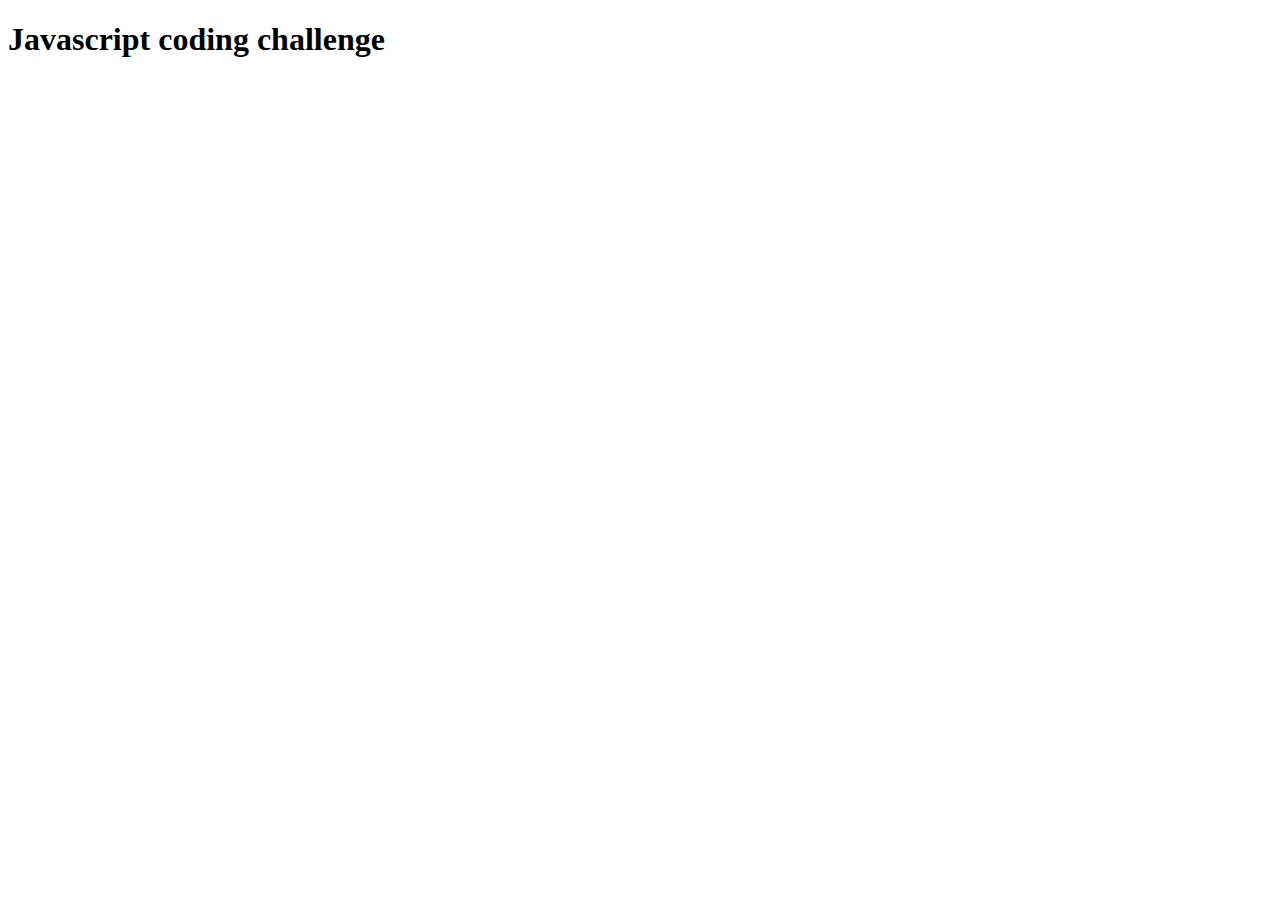
<file: index.html>
<!DOCTYPE html>
<html lang="en">
<head>
    <meta charset="UTF-8">
    <meta http-equiv="X-UA-Compatible" content="IE=edge">
    <meta name="viewport" content="width=device-width, initial-scale=1.0">
    <title>Document</title>
</head>
<body>
    <h1>Javascript coding challenge</h1>

    <script src="script.js"></script>
</body>
</html>
</file>
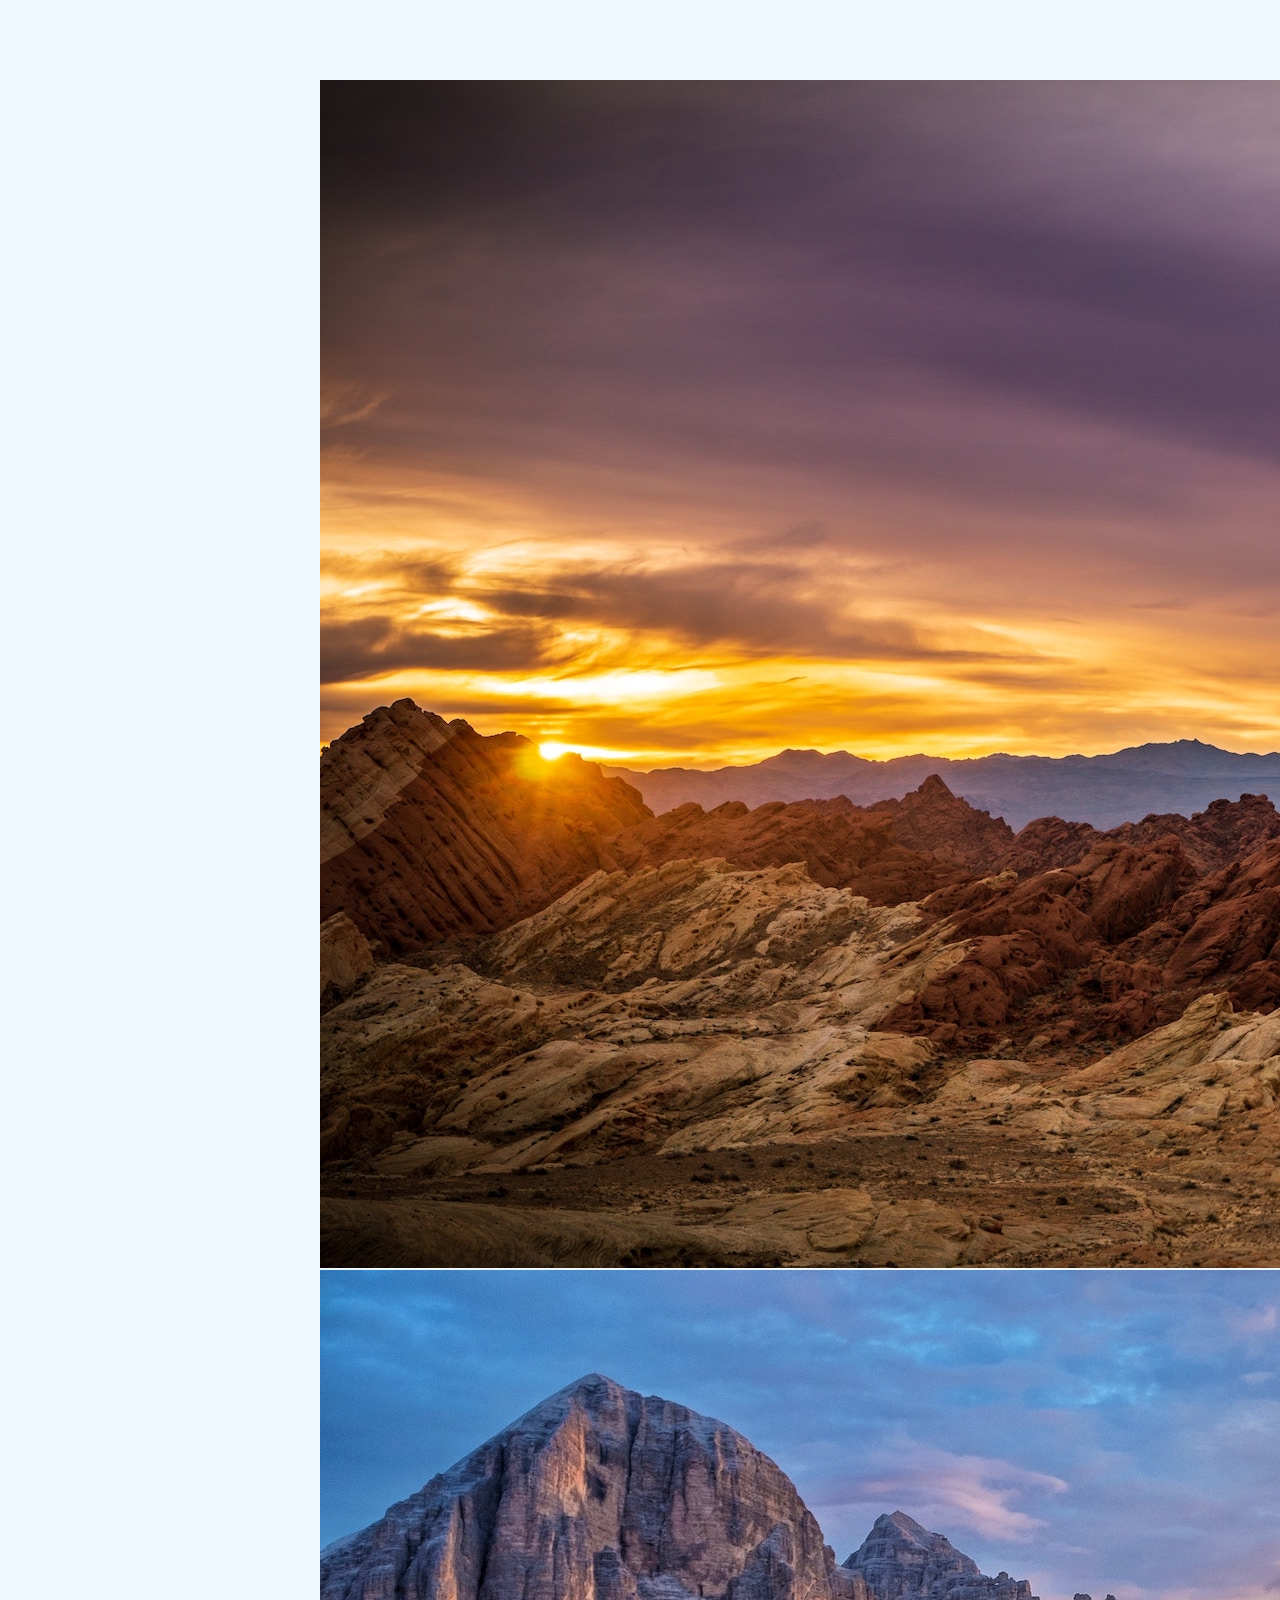
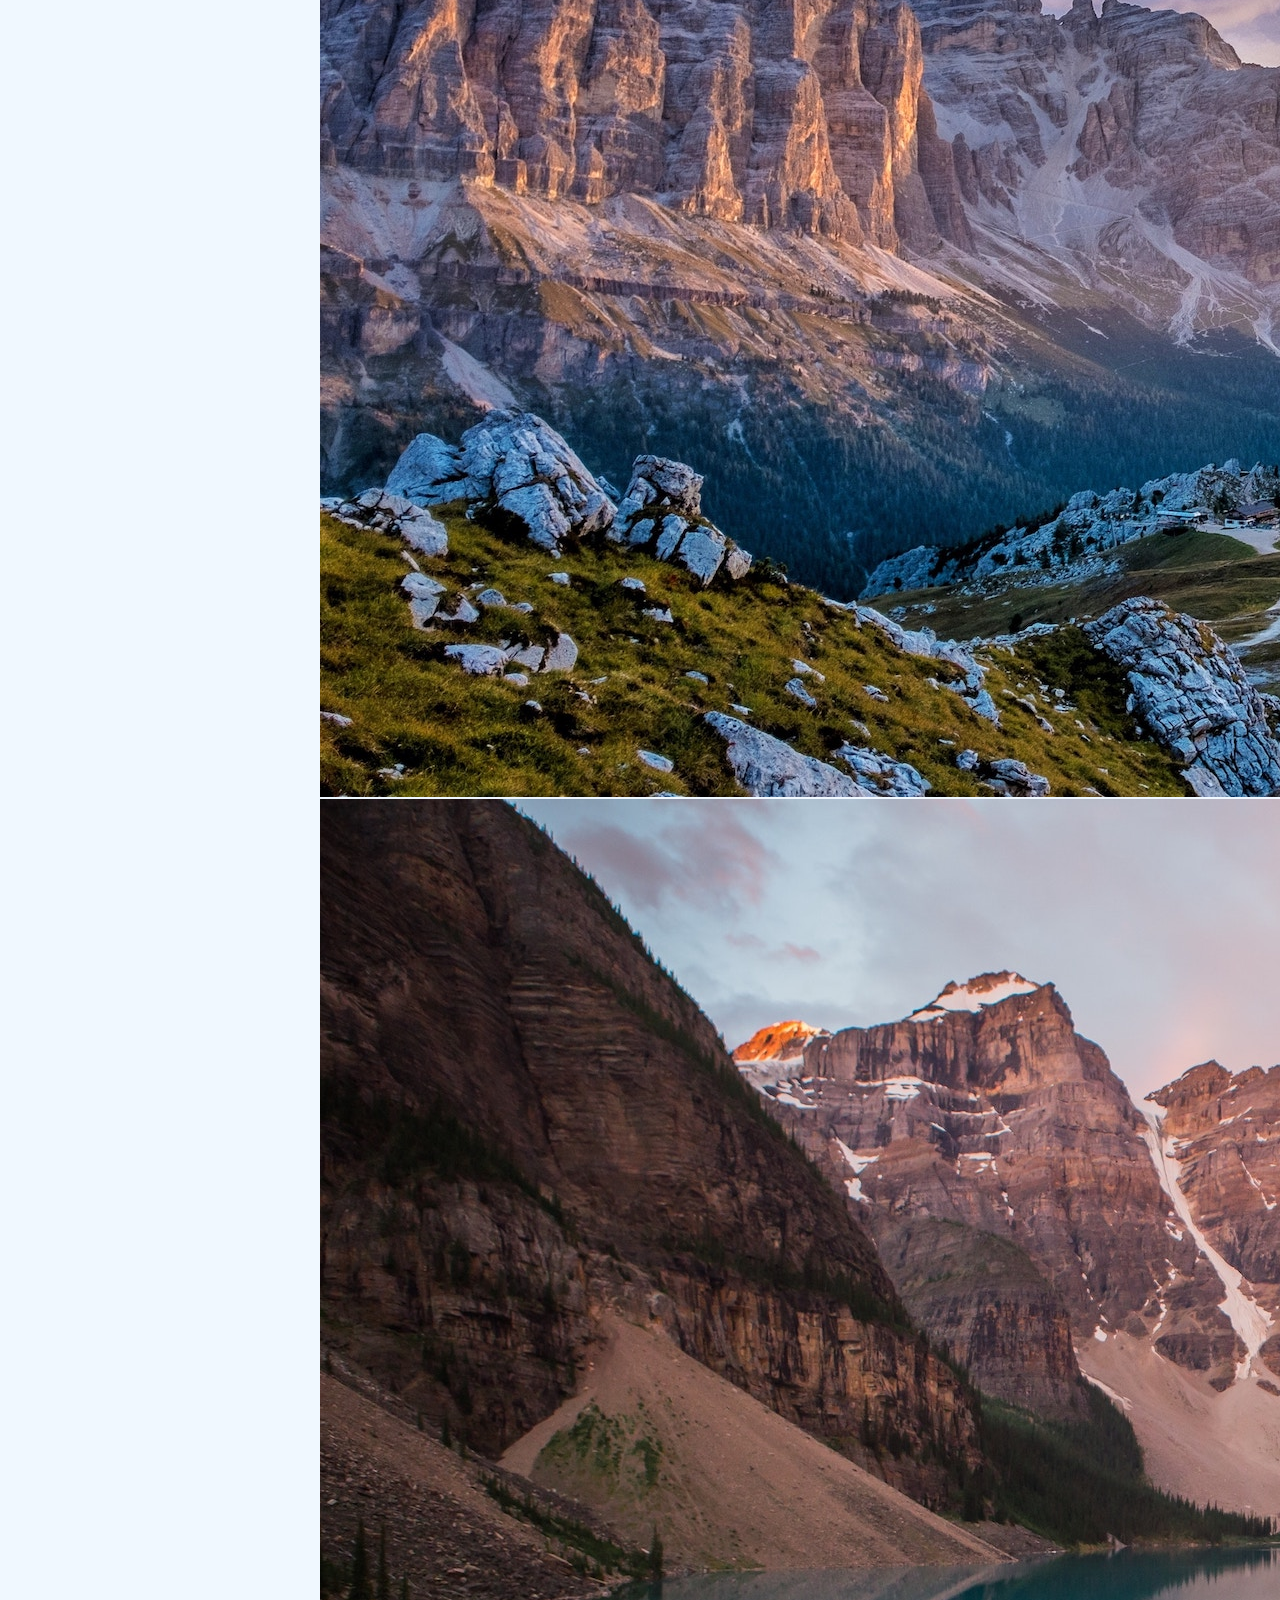
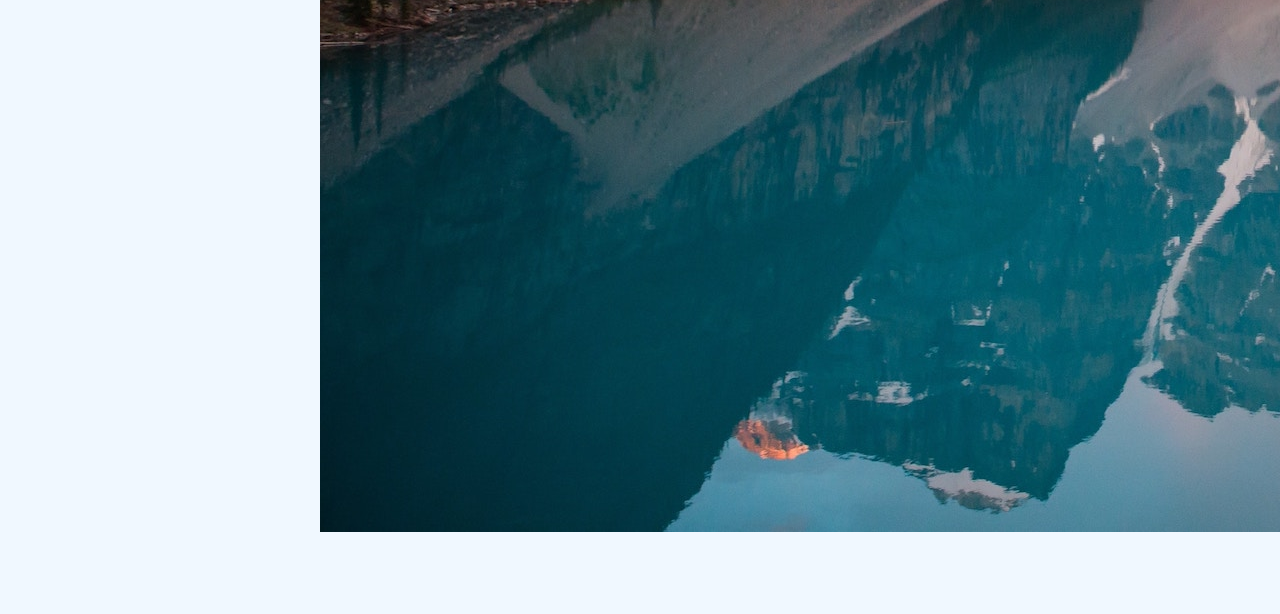
<file: asynchronous/index.html>
<!DOCTYPE html>
<html lang="en">
<head>
    <meta charset="UTF-8">
    <meta http-equiv="X-UA-Compatible" content="IE=edge">
    <meta name="viewport" content="width=device-width, initial-scale=1.0">
    <link rel="stylesheet" href="style.css">
    <title>Document</title>
</head>
<body>
    <!-- <div class="card">
        <div class="card__image-con">   
            <img src="img-3.jpg" alt="" class="card__image">
        </div>
        <div class="card__detail-con">
            <h2 class="card__country">Germany</h2>
            <span class="card__continent">europe</span>
            <div class="card__detail">
                <span>🧑🏻‍🤝‍🧑🏿</span>
                <span>8 people</span>
            </div>
            <div class="card__detail">
                <span>🗣️</span>
                <span>German</span>
            </div>
            <div class="card__detail">
                <span>💰</span>
                <span>Euro</span>
            </div>
        </div>
        
    </div> -->

    <!-- <div class="card neighbor">
        <div class="card__image-con">   
            <img src="img-3.jpg" alt="" class="card__image">
        </div>
        <div class="card__detail-con">
            <h2 class="card__country">Germany</h2>
            <span class="card__continent">europe</span>
            <div class="card__detail">
                <span>🧑🏻‍🤝‍🧑🏿</span>
                <span>8 people</span>
            </div>
            <div class="card__detail">
                <span>🗣️</span>
                <span>German</span>
            </div>
            <div class="card__detail">
                <span>💰</span>
                <span>Euro</span>
            </div>
        </div>
        
    </div> -->
    
    <div class="image-con">

    </div>
    <script src="script.js"></script>
</body>
</html>
</file>
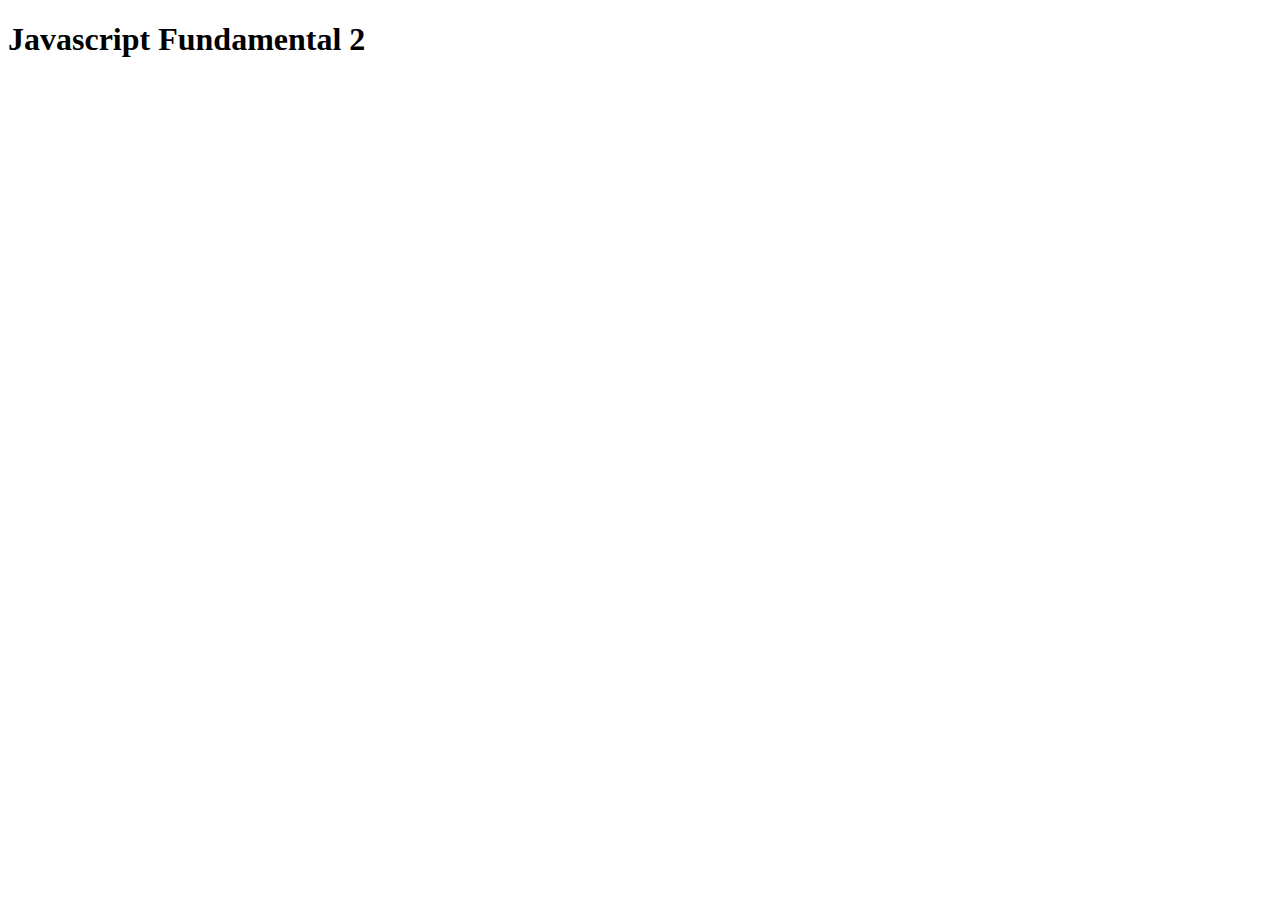
<file: fundamental2/index.html>
<!DOCTYPE html>
<html lang="en">
<head>
    <meta charset="UTF-8">
    <meta http-equiv="X-UA-Compatible" content="IE=edge">
    <meta name="viewport" content="width=device-width, initial-scale=1.0">
    <title>Document</title>
</head>
<body>
    <h1>Javascript Fundamental 2</h1>
    <script src="script.js"></script>
</body>
</html>
</file>
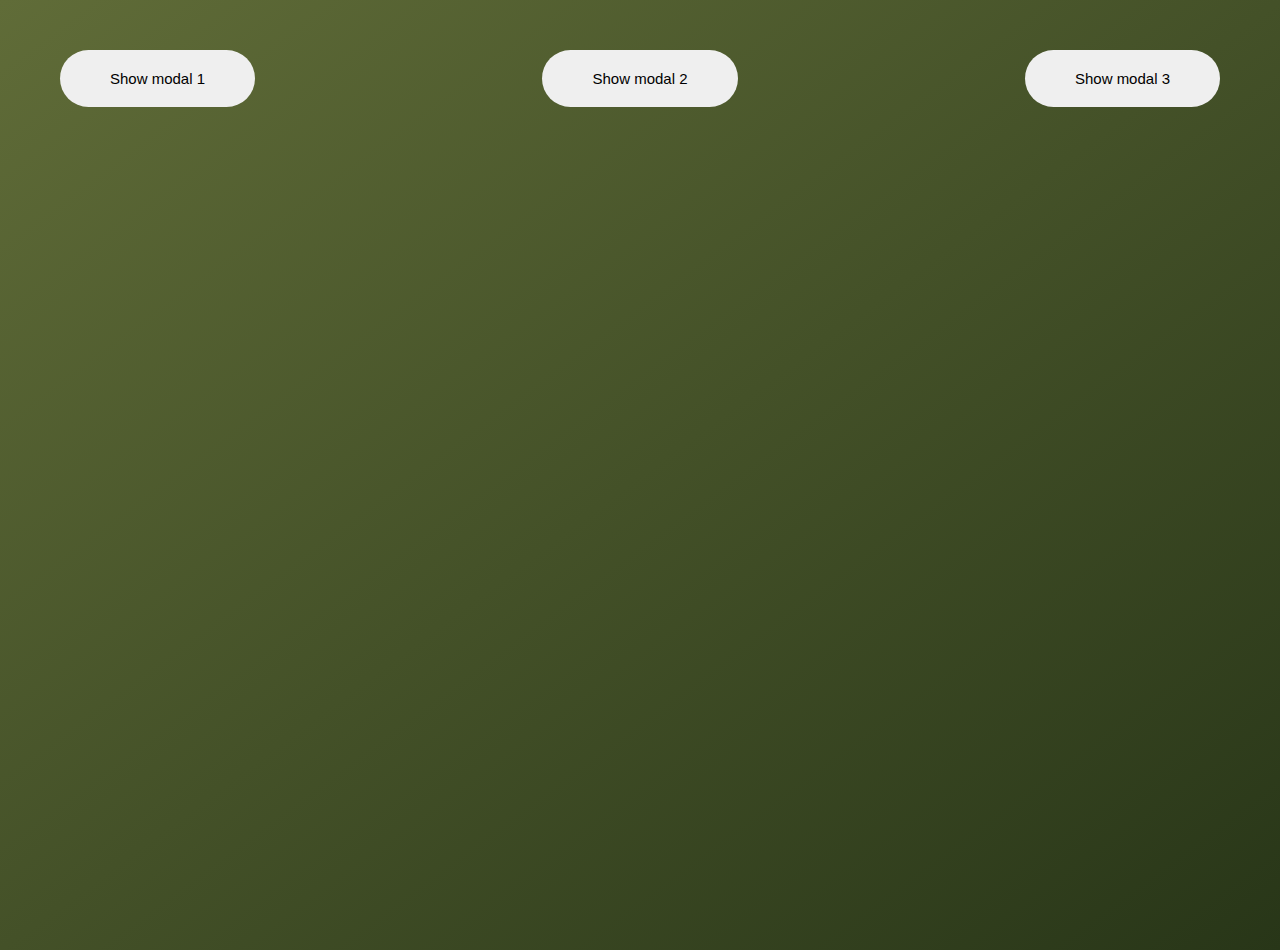
<file: modalproject/index.html>
<!DOCTYPE html>
<html lang="en">
  <head>
    <meta charset="UTF-8" />
    <meta name="viewport" content="width=device-width, initial-scale=1.0" />
    <meta http-equiv="X-UA-Compatible" content="ie=edge" />
    <link rel="stylesheet" href="style.css" />
    <title>Modal window</title>
  </head>
  <body>
    <div class="modal-buttons">
        <button class="show-modal">Show modal 1</button>
        <button class="show-modal">Show modal 2</button>
        <button class="show-modal">Show modal 3</button>
    </div>
    <div class="modal hidden">
      <button class="close-modal">&times;</button>
      <h1>I'm a modal window 😍</h1>
      <p>
        Lorem ipsum dolor sit amet, consectetur adipisicing elit, sed do eiusmod
        tempor incididunt ut labore et dolore magna aliqua. Ut enim ad minim
        veniam, quis nostrud exercitation ullamco laboris nisi ut aliquip ex ea
        commodo consequat. Duis aute irure dolor in reprehenderit in voluptate
        velit esse cillum dolore eu fugiat nulla pariatur. Excepteur sint
        occaecat cupidatat non proident, sunt in culpa qui officia deserunt
        mollit anim id est laborum.
      </p>
    </div>
    <div class="overlay hidden"></div>

    <script src="script.js"></script>
  </body>
</html>
</file>
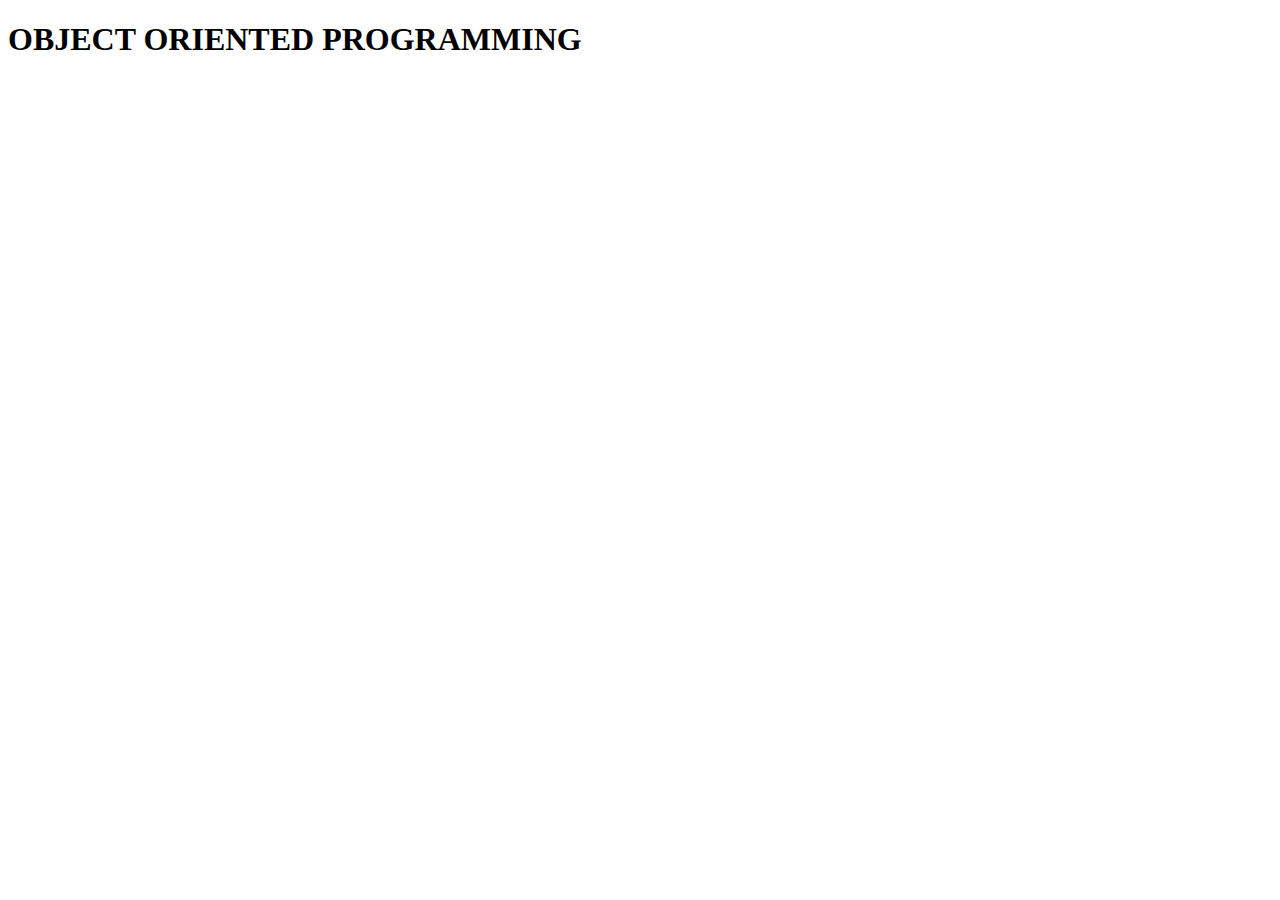
<file: oop/index.html>
<!DOCTYPE html>
<html lang="en">
<head>
    <meta charset="UTF-8">
    <meta http-equiv="X-UA-Compatible" content="IE=edge">
    <meta name="viewport" content="width=device-width, initial-scale=1.0">
    <title>Document</title>
</head>
<body>
    <h1>OBJECT ORIENTED PROGRAMMING</h1>
    <script src="script.js"></script>
</body>
</html>
</file>
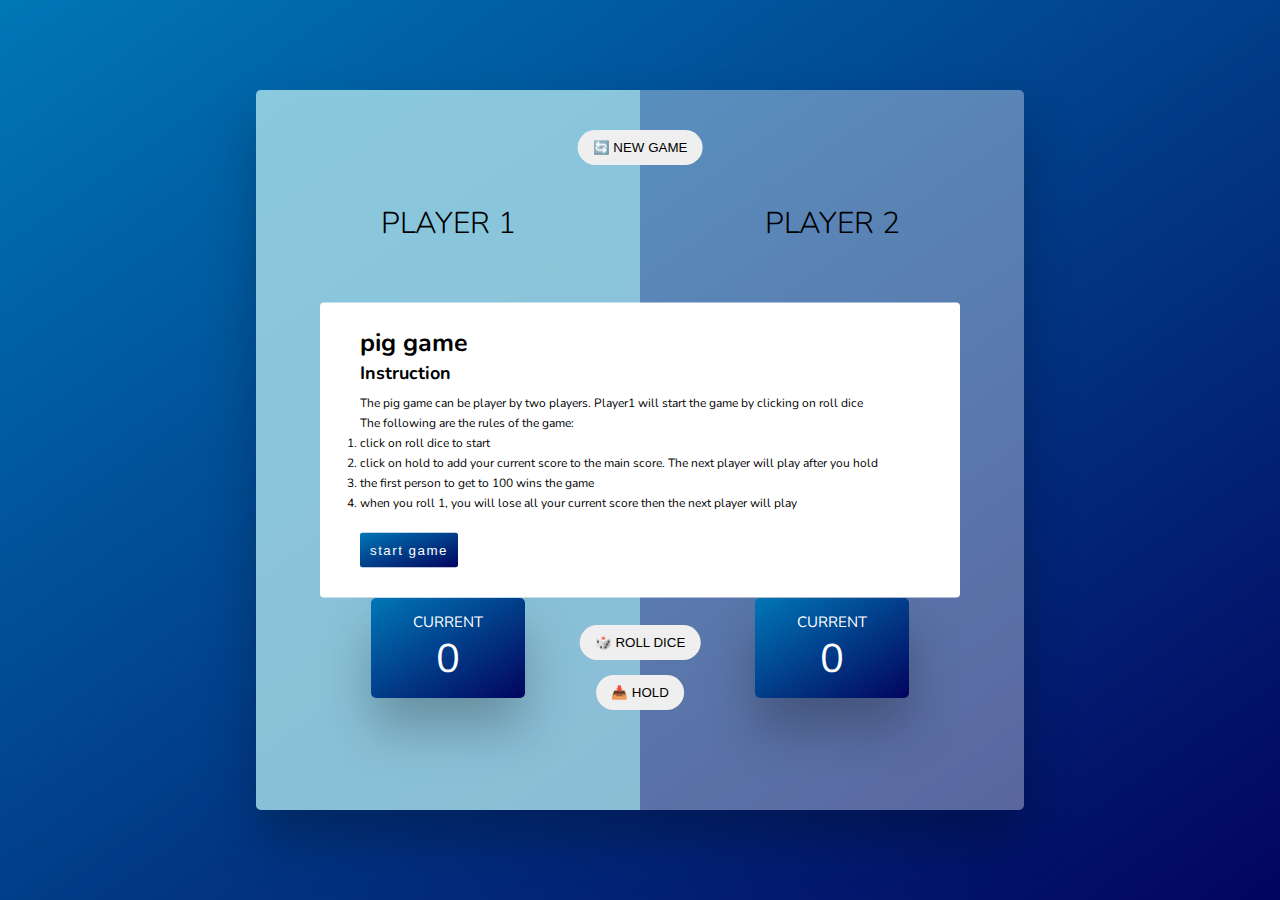
<file: piggame/index.html>
<!DOCTYPE html>
<html lang="en">
  <head>
    <meta charset="UTF-8" />
    <meta name="viewport" content="width=device-width, initial-scale=1.0" />
    <meta http-equiv="X-UA-Compatible" content="ie=edge" />
    <link rel="stylesheet" href="style.css" />
    <title>Pig Game</title>
  </head>
  <body>
    <p class="winner--text"></p>
    <main>
        <div class="player--contain">
            <section class="player player--0 player--active">
                <h2 class="name" id="name--0">Player 1</h2>
                <p class="score" id="score--0">43</p>
                <div class="current">
                  <p class="current-label">Current</p>
                  <p class="current-score" id="current--0">0</p>
                </div>
              </section>
              <section class="player player--1">
                <h2 class="name" id="name--1">Player 2</h2>
                <p class="score" id="score--1">24</p>
                <div class="current">
                  <p class="current-label">Current</p>
                  <p class="current-score" id="current--1">0</p>
                </div>
              </section>
        </div>
      <img src="dice-5.png" alt="Playing dice" class="dice hidden" />
      <button class="btn btn--new">🔄 New game</button>
      <button class="btn btn--roll">🎲 Roll dice</button>
      <button class="btn btn--hold">📥 Hold</button>
    </main>
    <article class="instruction">
        <h2>pig game</h2>
        <h3>Instruction</h3>
        <p>The pig game can be player by two players. Player1 will start the game by clicking on <span>roll dice</span></p>
        <p>The following are the rules of the game:</p>
        <ol>
          <li>click on roll dice to start</li>
          <li>click on hold to add your current score to the main score. The next player will play after you hold</li>
          <li>the first person to get to 100 wins the game</li>
          <li>when you roll 1, you will lose all your current score then the next player will play</li>
        </ol>
        <button class="continue">start game</button>
    </article>
    <script src="script.js"></script>
  </body>
</html>
</file>
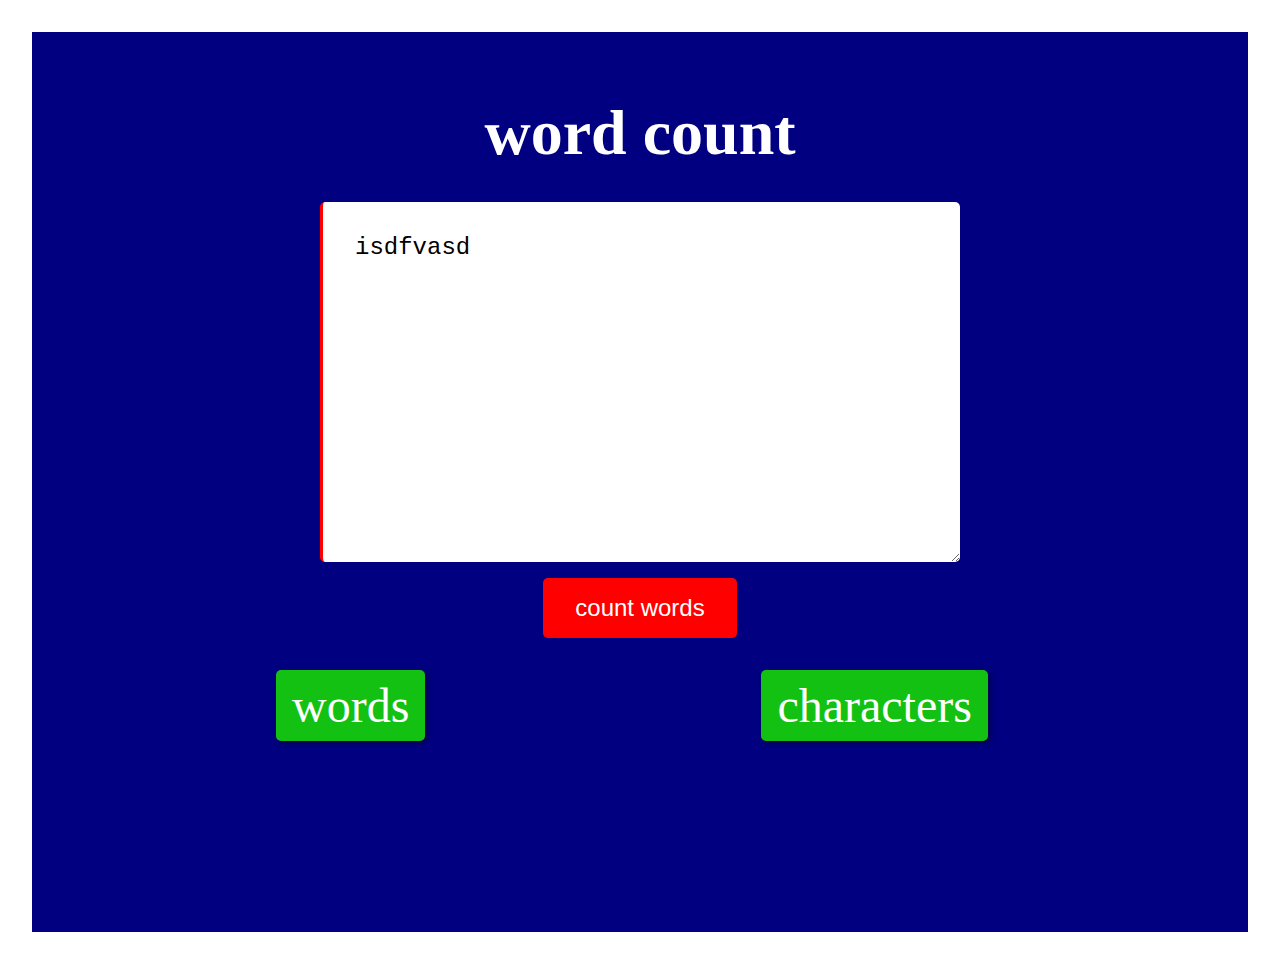
<file: practice/index.html>
<!DOCTYPE html>
<html lang="en">
<head>
    <meta charset="UTF-8">
    <meta http-equiv="X-UA-Compatible" content="IE=edge">
    <meta name="viewport" content="width=device-width, initial-scale=1.0">
    <link rel="stylesheet" href="style.css">
    <script defer src="script.js"></script>
    <title>Document</title>
</head>
<body>
    
    <main>
        <h2>word count</h2>
        <form action="">
            <textarea id="text" cols="30" rows="10" placeholder="paste your text">isdfvasd</textarea>
            <button id="submit">count words</button>
        </form>
        <div class="result">
            <div class="result-con">
                <span class="result-label">words</span>
                <span class="word-result"></span>
            </div>
            <div class="result-con">
                <span class="result-label">characters</span>
                <span class="characters-result"></span>
            </div>
            
        </div>
    </main>
    
    
</body>
</html>
</file>
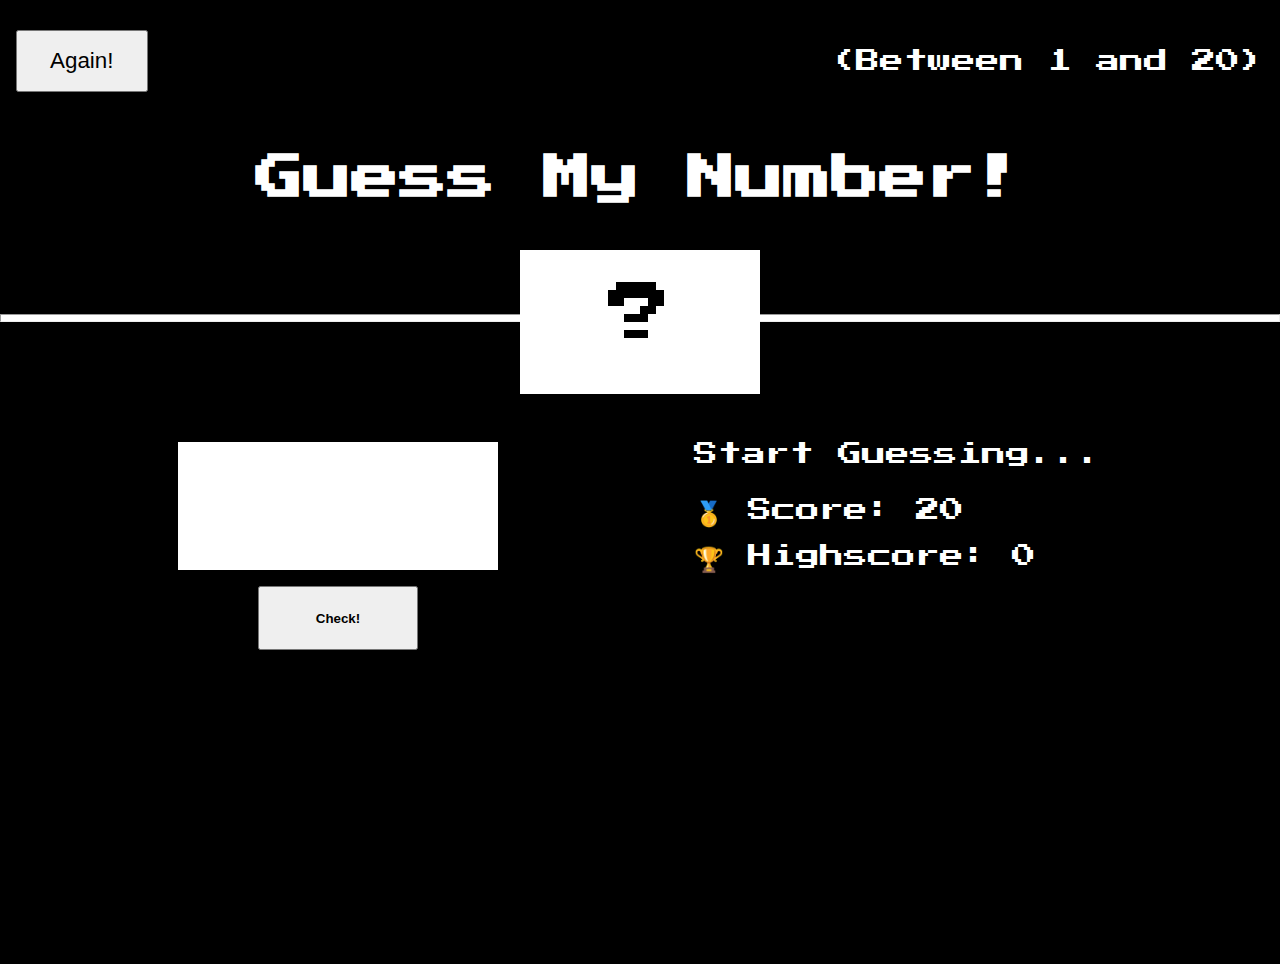
<file: PROJECT1/index.html>
<!DOCTYPE html>
<html lang="en">
<head>
    <meta charset="UTF-8">
    <meta http-equiv="X-UA-Compatible" content="IE=edge">
    <meta name="viewport" content="width=device-width, initial-scale=1.0">
    <link rel="stylesheet" href="style.css">
    <title>Document</title>
</head>
<body>
    <header>
        <button class="again">Again!</button>
        <span class="instruction">(Between 1 and 20)</span>
    </header>
    <main>
        <h1 class="guess_instruction active">Guess My Number!</h1>
        <div class="guess_display">
            <div class="horizontal">
                <hr>
            </div>
            <span class="computer_guess ">?</span>
        </div>

        <section>
            <div class="left_section">
                <input type="number" size='10' class="guess_input">
                <button class="check_guess">Check!</button>
            </div>
            <div class="right_section">
                <div class="start_guess">
                    <span class="guess_status">Start Guessing...</span>
                </div>
                <div class="guess_result">
                    <span>🥇 Score: <span class="guess_score">10</span></span>
                    <span>🏆 Highscore: <span class="highscore">0</span></span>
                </div>
            </div>
        </section>
    </main>
 <script src="script.js"></script>   
</body>
</html>
</file>
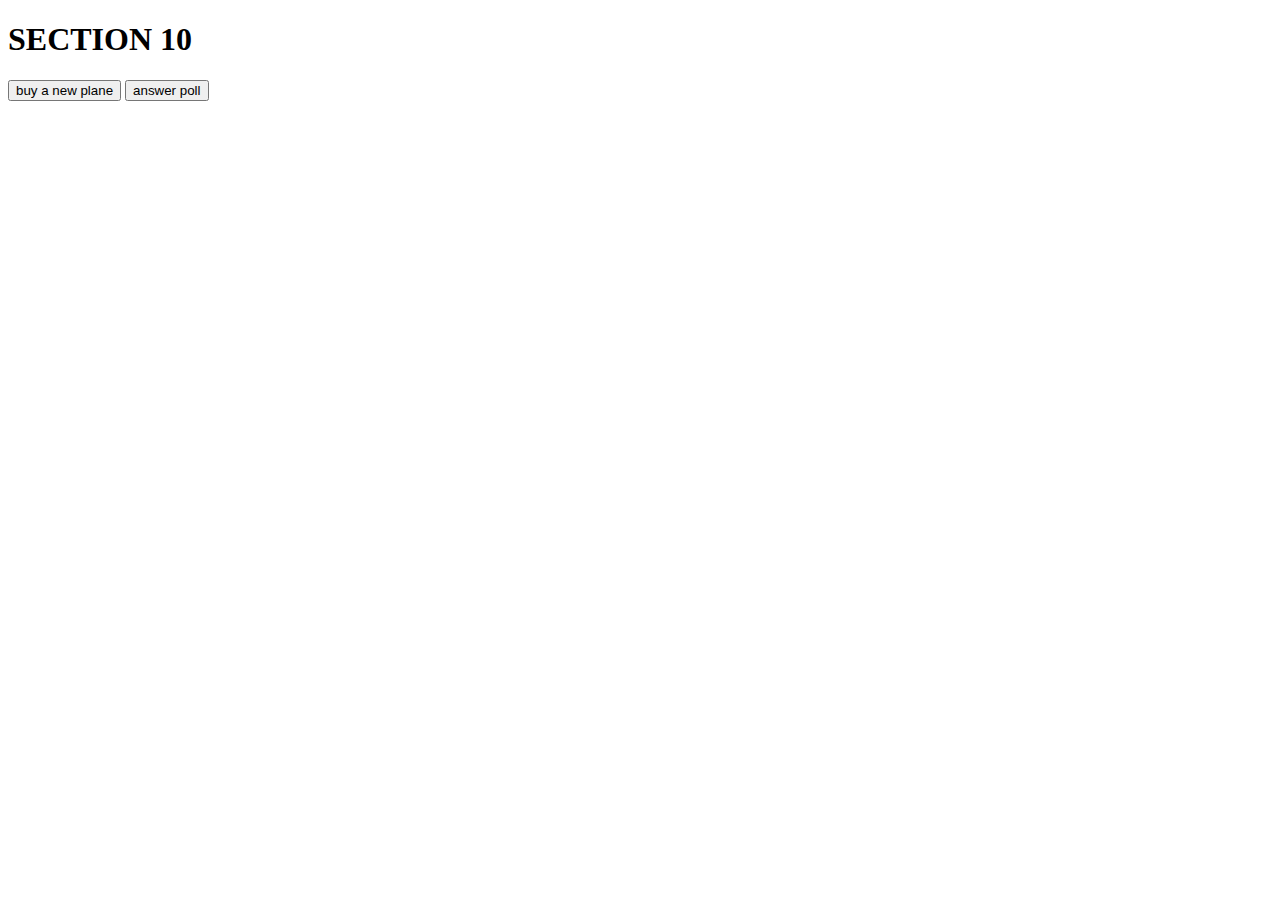
<file: section10/index.html>
<!DOCTYPE html>
<html lang="en">
<head>
    <meta charset="UTF-8">
    <meta http-equiv="X-UA-Compatible" content="IE=edge">
    <meta name="viewport" content="width=device-width, initial-scale=1.0">
    <title>Document</title>
</head>
<body>
    <h1>SECTION 10</h1>
    <button class="buy">buy a new plane</button>
    <button class="poll">answer poll</button>
    <script src="script.js"></script>
</body>
</html>
</file>
<file: asynchronous/style.css>
@import url('https://fonts.googleapis.com/css2?family=Inter:wght@100;300;400;500;600;700&display=swap');

*{
    margin: 0;
    padding: 0;
    box-sizing: border-box;
}

body{
    font-family: 'Inter', sans-serif;
    font-size: 62.5%;
    background-color: aliceblue;
    display: flex;
    gap: 40px;
    margin: 5rem 25%;
}

.card{
    height: 60vh;
    width: 25rem;
    border-radius: 10px;
    box-shadow: 6px 6px 10px rgba(0,0,0,0.3);
    overflow: hidden;
}

.card__image-con{
    max-width: 25rem;
}
.card__image{
    height: 100%;
    width: 100%;
}

.card__detail-con{
    padding: 2rem;
    height: 20rem;
}

.card__country{
    margin-bottom: 0.5rem;
    font-size: 1.5rem;
    font-weight: 600;
}
.card__continent{
    text-transform: uppercase;
    font-size: 0.8rem;
}

.card__detail{
    margin-top: 1rem;
    font-size: 1.2rem;
}

.neighbor{
    transform: scale(0.7);
}


.images{
    height: 5rem;
    width: 5rem;
}
</file>
<file: modalproject/style.css>
@import url('https://fonts.googleapis.com/css2?family=Roboto:wght@100;300;400;500&display=swap');
*{
    margin: 0;
    padding: 0;
    box-sizing: border-box;
}
html{
    font-size: 62.5%;
}

:root{
    --primary: #606c38;
    --secondary: #283618;
}


body{
    background-image: linear-gradient(to bottom right, var(--primary), var(--secondary));
    background-repeat: no-repeat;
    height: 100vh;
    font-family: 'Roboto', sans-serif;
    position: relative;
}

.modal-buttons{
    display: flex;
    justify-content: space-between;
    margin-top: 2rem;
    margin: 5rem 6rem;
}

.show-modal{
    padding: 2rem 5rem;
    border-radius: 5rem;
    border: 0;
    font-size: 1.5rem;
    cursor: pointer;
}

.show-modal:focus{
    border: 0;
}

.modal{
    background-color: white;
    width: 50vw;
    margin: 4rem auto;
    position: relative;
    padding: 4rem;
    border-radius: 3px;
    position: absolute;
    left: 50%;
    transform: translateX(-50%);
    box-shadow: 0 3rem 5rem rgba(0, 0, 0, 0.3);
    z-index: 3;
}

.close-modal{
    position: absolute;
    top: 3rem;
    right: 4rem;
    background-color: white;
    border: 0;
    font-size: 3rem;
    cursor: pointer;
}

h1{
    margin-top: 4rem;
    margin-bottom: 3rem;
}

p{
    font-size: 1.6rem;
    line-height: 2.5rem;
}

.overlay{
    height: 100%;
    width: 100%;
    background-color: rgba(0, 0, 0, 0.6);
    backdrop-filter: blur(3px);
    position: fixed;
    top: 0;
    left: 0;
    margin-top: 0;
    z-index: 2;
}

.hidden{
    display: none;
}

@media screen and (max-width: 880px){
    .modal{
        width: 80vw;
    }
}

@media screen and (max-width:700px) {
    .show-modal{
        padding: 1rem 2rem;
        font-size: 1rem;
    }
}


@media screen and (max-width:500px) {
    .modal-buttons{
      flex-direction: column;
      gap: 2rem;
    }

    .modal{
        top: 0;
    }
}
</file>
<file: piggame/style.css>
@import url("https://fonts.googleapis.com/css2?family=Nunito&display=swap");
* {
  padding: 0;
  margin: 0;
  box-sizing: border-box;
}

:root {
  --primary: #03045e;
  --secondary: #0077b6;
  --tertiary: #fff;
  --inactive-player: #9cdae6ba;
  --active-player: #caf0f8;
}

html {
  font-size: 62.5%;
}

body {
  font-family: "Nunito", sans-serif;
  background-image: linear-gradient(
    to bottom right,
    var(--secondary),
    var(--primary)
  );
  background-repeat: no-repeat;
  height: 100vh;
  width: 100vw;
  position: relative;
}

main {
  background-color: rgba(255, 255, 255, 0.35);
  height: 80vh;
  width: 60vw;
  border-radius: 0.5rem;
  position: fixed;
  top: 50%;
  left: 50%;
  transform: translate(-50%, -50%);
  box-shadow: 0 3rem 5rem rgba(0, 0, 0, 0.25);
  position: relative;
  overflow: hidden;
}

.player--contain {
  display: flex;
  height: 100%;
}

.player {
  text-align: center;
  display: flex;
  flex-direction: column;
  justify-content: space-around;
}
.player--0 {
  flex: 50%;
}

.player--1 {
  flex: 50%;
}

.player--active {
  background-color: var(--inactive-player);
}

.name {
  font-size: 3rem;
  text-transform: uppercase;
  font-weight: 300;
}

.score {
  margin-top: -15rem;
  font-size: 4rem;
  font-weight: 600;
  color: var(--primary);
}

.current {
  background-image: linear-gradient(
    to bottom right,
    var(--secondary),
    var(--primary)
  );
  box-shadow: 0 3rem 5rem rgba(0, 0, 0, 0.25);
  color: var(--tertiary);
  width: 40%;
  height: 10rem;
  margin: 0 auto;
  padding-top: 1.5rem;
  padding-bottom: 1.2rem;
  border-radius: 0.5rem;
  display: flex;
  flex-direction: column;
  justify-content: center;
}

.current-label {
  font-size: 1.5rem;
  text-transform: uppercase;
}

.current-score {
  font-size: 4rem;
}

.dice {
  position: absolute;
  left: 50%;
  transform: translateX(-50%);
  top: 19rem;
  height: 5rem;
  width: 5rem;
}

.btn--new,
.btn--hold,
.btn--roll {
  position: absolute;
  left: 50%;
  transform: translateX(-50%);
  border: 0;
  padding: 1rem 1.5rem;
  border-radius: 5rem;
  text-transform: uppercase;
  cursor: pointer;
}
.btn--new {
  top: 4rem;
}

.btn--roll {
  bottom: 15rem;
}

.btn--hold {
  bottom: 10rem;
}

.btn:hover{
    background-color: var(--active-player);
}

.hidden {
  display: none;
}

/* winner text */
.winner--text {
  position: absolute;
  top: 40%;
  left: 50%;
  transform: translate(-50%, -50%);
  color: red;
  font-size: 3rem;
  z-index: 10;
  animation-name: messageFlash;
  animation-iteration-count: infinite;
  animation-duration: 1.5s;
}

/* INSTRUCTION */
.instruction{
    background-color: white;
    position: absolute;
    width:50vw;
    top: 50%;
    left: 50%;
    transform: translate(-50%, -50%);
    padding: 3rem 4rem;
    border-radius:4px;
    line-height:2rem;
    font-size:1.2rem;
}

.instruction h2{
    font-size: 2.5rem;
    margin-bottom: 1rem;
}

.instruction h3{
    font-size:1.8rem;
    margin-bottom:1rem;
}

.continue{
    border: 0;
    padding: 1rem;
    border-radius: 3px;
    background-image: linear-gradient(
        to bottom right,
        var(--secondary),
        var(--primary)
      );
    color: var(--tertiary);
    letter-spacing: 1.5px;
    margin-top: 2rem;
    cursor: pointer;
}

/* animation */
@keyframes messageFlash {
    0%{
        opacity: 0;
    }

    50%{
        opacity: 1;
    }

    100%{
        opacity: 0;
    }
}


/* MEDIA QUERY */
@media screen and (max-width: 700px) {
  main {
    width: 100vw;
    left: -50%;
    top: 0;
    transform: translate(50%);
    overflow: visible;
    border-top-left-radius: 0;
    border-top-right-radius: 0;
  }

  .current-label {
    font-size: 1.2rem;
  }

  .current-score {
    font-size: 2.5rem;
  }
  .name {
    font-size: 2.5rem;
  }
  .score {
    font-size: 3rem;
  }
  .btn--roll,
  .btn--hold {
    bottom: -6rem;
  }

  .btn--roll {
    left: 70%;
  }

  .btn--hold {
    left: 35%;
  }
  .btn--new {
    font-size: 1.2rem;
  }
  .winner--text{
    font-size: 2rem;
  }

  .instruction{
    width: 80vw;
  }
}

@media screen and (max-width: 408px) {
  .btn--hold,
  .btn--roll {
    font-size: 1rem;
  }

  .current {
    width: 50%;
  }
}

@media screen and (max-width: 330px) {
  .btn--hold,
  .btn--roll {
    padding: 0.8rem;
  }
}
</file>
<file: practice/style.css>
*{
    padding: 0;
    margin: 0;
    box-sizing: border-box;
}

body{
    font-size: 62.5%;
    margin: 2rem;
    color: white;
}

main{
    background-color: navy;
    height: 100vh;
    text-align: center;
    padding-top: 4rem;
}

h2{
    font-size: 4rem;
}

h3{
    font-size: 2rem;
    margin-top: 2rem;
    margin-bottom: 1rem;
}
form{
    display: flex;
    flex-direction: column;
    align-items: center;
    gap: 1rem;
    margin-top: 2rem
}

textarea{
    width: 50vw;
    height: 40vh;
    border: 0;
    padding: 2rem;
    font-size: 1.5rem;
    border-left: solid 3px red;
    border-radius: 5px;
}

textarea:focus{
    outline: none;
    border-left: 3px solid greenyellow;
}

button{
    background-color: red;
    padding: 1rem 2rem;
    font-size: 1.5rem;
    border-radius: 5px;
    border: 0;
    color: white;
    cursor: pointer;
}

.result{
    margin-top: 2rem;
    display: flex;
    justify-content: center;
    gap: 20rem;

}

.result-con{
    display: flex;
    align-items:center;
    gap: 1rem;
}

.word-result, .characters-result{
    font-size: 4rem;
}

.result-label{
    font-size: 3rem;
    background-color: rgb(19, 193, 19);
    padding: 0.5rem 1rem;
    border-radius: 5px;
    box-shadow: 2px 2px 5px rgba(0,0,0,0.5);
}
</file>
<file: PROJECT1/style.css>
@import url('https://fonts.googleapis.com/css?family=Press+Start+2P&display=swap');
*{
    margin: 0;
    padding: 0;
    box-sizing: border-box;
}

:root{
    --text-color: white;
    --color-2: black;
}

body{
    font-family: 'Press Start 2P', sans-serif;
    color: var(--text-color);
    background-color: var(--color-2);
}

header{
    margin: 1rem;
    display: flex;
    justify-content: space-between;
    align-items: center;
    height: 10vh;
}

main{
    height: 90vh;
}
.again{
    padding: 1rem 2rem;
    font-weight: 500;
    font-size: 1.4rem;
}

.instruction{
    font-size: 1.5rem;
}

.guess_instruction{
    text-align: center;
    font-size: 3rem;
    margin-top: 3rem;
    margin-bottom: 3rem;
}

.guess_display{
    position: relative;
    margin-bottom: 12rem;
    display: flex;
    flex-direction: column;
}

.horizontal{
    position: absolute;
    width: 100%;
    z-index: 1;
    top: 4rem;
}

hr{
    height: 0.5rem;
    background-color: var(--text-color);
}

.computer_guess{
    width: 15rem;
    height: 9rem;
    padding-top: 2rem;
    text-align: center;
    background-color: var(--text-color);
    color: var(--color-2);
    font-size: 4rem;
    display: absolute;
    margin: auto;
    position: absolute;
    z-index: 2;
    left: 50%;
    transform: translateX(-50%);
}

section{
    display: flex;
    justify-content: space-around;
    margin: 1rem 5rem;
}

.left_section{
    display: grid;
    grid-template-columns: 1;
}

.guess_input{
    background-color: none;
    border: solid 1px var(--text-color);
    color: var(--color-2);
    text-align: center;
    width: 20rem;
    height: 8rem;
    font-size: 5rem;
    font-family: inherit;

}

.check_guess{
    padding: 0.5rem;
    font-weight: 600;
    height: 4rem;
    width: 50%;
    margin: 1rem auto;
}

.again:hover, .check_guess:hover{
    background-color: rgb(95, 91, 91);
    cursor: pointer;
}

.right_section{
    font-size: 1.5rem;
}

.start_guess{
    margin-bottom: 2rem;
}
.guess_result{
    display: flex;
    flex-direction: column;
    font-size: 1.5rem;
    gap: 1rem;
}

/* MEDIA QUERY */
@media screen and (max-width:900px){
    .instruction{
        font-size: 75%;
    }
    .guess_instruction{
        font-size: 1.5rem;
    }
    .computer_guess{
        width: 10rem;
        height: 7rem;
    }

    .guess_input{
        height: 4rem;
        font-size: inherit;
        width: 10rem;
    }

    .guess_input:focus{
        background-color: #222;
        color: var(--text-color);
    }

    .guess_result, .guess_status, .start_guess{
        font-size: 1rem;
    }
}

@media screen and (max-width:700px){
    /* .instruction{
        font-size: 75%;
    }
    .guess_instruction{
        font-size: 1.5rem;
    }
    .computer_guess{
        width: 10rem;
        height: 7rem;
    } */

    section{
        flex-direction: column;
    }

    .guess_input{
        height: 4rem;
        font-size: inherit;
        width: 10rem;
    }

    .left_section{
        display: flex;
        justify-content: space-around;
        align-items: center;
        gap: 2rem;
        margin-top: -3rem;
        margin-bottom: 2rem;
    }

}
</file>
